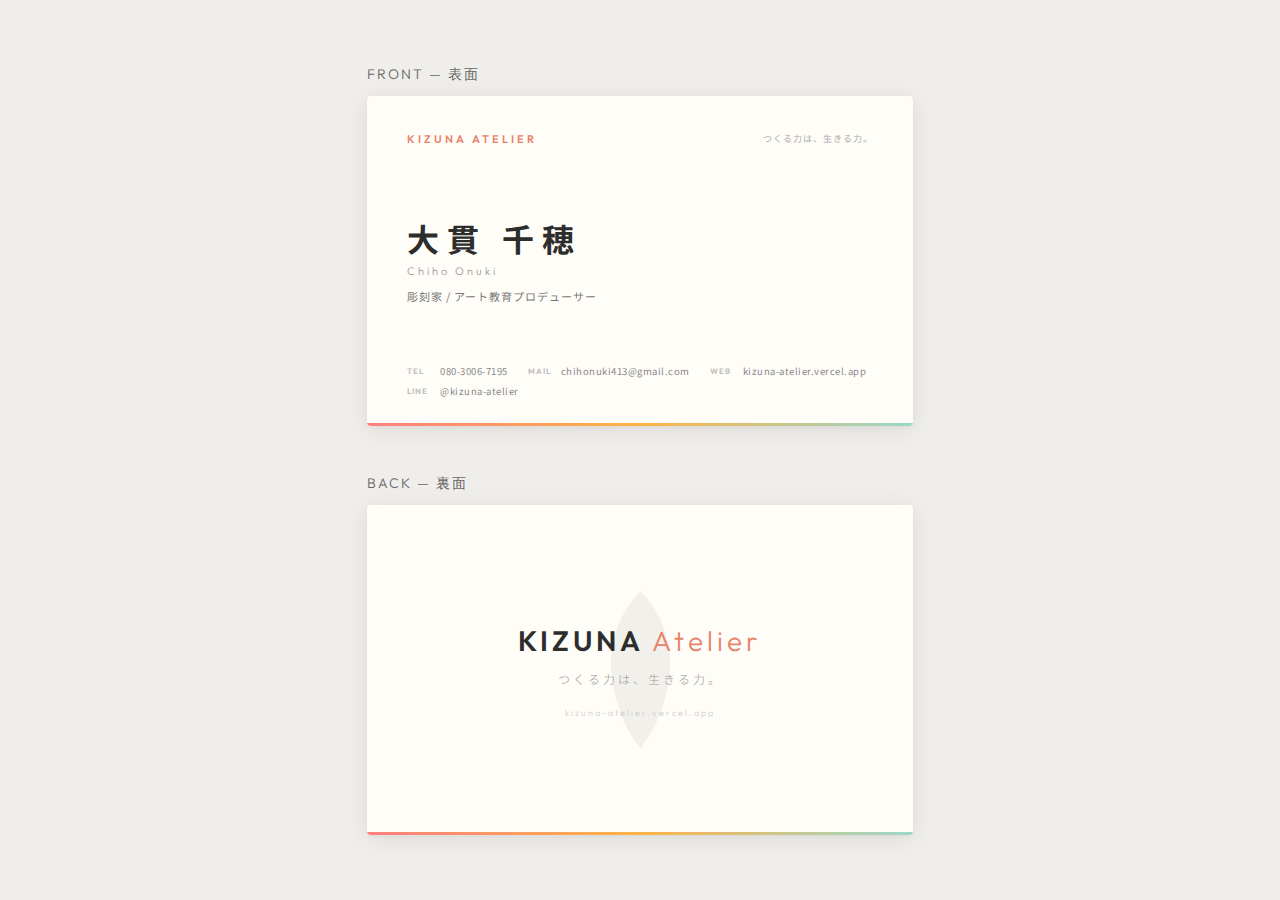
<file: card/index.html>
<!DOCTYPE html>
<html lang="ja">

<head>
    <meta charset="UTF-8">
    <meta name="viewport" content="width=device-width, initial-scale=1.0">
    <title>KIZUNA Atelier — 名刺デザイン</title>
    <link
        href="https://fonts.googleapis.com/css2?family=Noto+Sans+JP:wght@300;400;500;700&family=Outfit:wght@300;400;600;700&display=swap"
        rel="stylesheet">
    <style>
        * {
            margin: 0;
            padding: 0;
            box-sizing: border-box;
        }

        body {
            background: #f0eeeb;
            display: flex;
            flex-direction: column;
            align-items: center;
            justify-content: center;
            min-height: 100vh;
            gap: 48px;
            padding: 40px;
            font-family: 'Noto Sans JP', sans-serif;
        }

        h2 {
            font-family: 'Outfit', sans-serif;
            font-weight: 300;
            color: #666;
            font-size: 14px;
            letter-spacing: 2px;
            text-transform: uppercase;
        }

        .card {
            width: 546px;
            /* 91mm * 6px/mm */
            height: 330px;
            /* 55mm * 6px/mm */
            background: #FFFDF8;
            border-radius: 4px;
            box-shadow: 0 4px 24px rgba(0, 0, 0, 0.08), 0 1px 4px rgba(0, 0, 0, 0.04);
            position: relative;
            overflow: hidden;
        }

        /* === FRONT === */
        .card--front {
            display: flex;
            padding: 36px 40px 28px;
            flex-direction: column;
            justify-content: space-between;
        }

        .card--front::after {
            content: '';
            position: absolute;
            bottom: 0;
            left: 0;
            right: 0;
            height: 3px;
            background: linear-gradient(90deg, #FF7F7F, #FFB347, #98D8C8);
        }

        .front-top {
            display: flex;
            justify-content: space-between;
            align-items: flex-start;
        }

        .front-brand {
            font-family: 'Outfit', sans-serif;
            font-weight: 600;
            font-size: 11px;
            letter-spacing: 3px;
            color: #E8836B;
            text-transform: uppercase;
        }

        .front-tagline {
            font-size: 9px;
            color: #aaa;
            letter-spacing: 1px;
        }

        .front-main {
            margin-top: 12px;
        }

        .front-name-jp {
            font-size: 32px;
            font-weight: 700;
            color: #2d2d2d;
            letter-spacing: 8px;
            line-height: 1.3;
        }

        .front-name-en {
            font-family: 'Outfit', sans-serif;
            font-size: 11px;
            font-weight: 300;
            color: #999;
            letter-spacing: 3px;
            margin-top: 4px;
        }

        .front-title {
            font-size: 11px;
            font-weight: 400;
            color: #777;
            margin-top: 10px;
            letter-spacing: 1px;
        }

        .front-contact {
            display: flex;
            flex-wrap: wrap;
            gap: 6px 20px;
            font-size: 9.5px;
            color: #888;
            letter-spacing: 0.5px;
        }

        .front-contact span {
            display: flex;
            align-items: center;
            gap: 5px;
        }

        .front-contact .label {
            font-family: 'Outfit', sans-serif;
            font-weight: 600;
            font-size: 8px;
            color: #bbb;
            text-transform: uppercase;
            letter-spacing: 1px;
            min-width: 28px;
        }

        /* === BACK === */
        .card--back {
            display: flex;
            flex-direction: column;
            align-items: center;
            justify-content: center;
            text-align: center;
        }

        .card--back::after {
            content: '';
            position: absolute;
            bottom: 0;
            left: 0;
            right: 0;
            height: 3px;
            background: linear-gradient(90deg, #FF7F7F, #FFB347, #98D8C8);
        }

        .back-sculpture {
            position: absolute;
            width: 120px;
            height: 180px;
            opacity: 0.06;
            top: 50%;
            left: 50%;
            transform: translate(-50%, -50%);
            background: url('data:image/svg+xml,<svg xmlns="http://www.w3.org/2000/svg" viewBox="0 0 100 160"><path d="M50 10 C30 30 20 60 25 90 C28 110 35 130 50 150 C65 130 72 110 75 90 C80 60 70 30 50 10Z" fill="%23333"/></svg>') center/contain no-repeat;
        }

        .back-brand {
            font-family: 'Outfit', sans-serif;
            font-weight: 600;
            font-size: 28px;
            color: #2d2d2d;
            letter-spacing: 4px;
            position: relative;
            z-index: 1;
        }

        .back-brand span {
            font-weight: 300;
            color: #E8836B;
        }

        .back-tagline {
            font-size: 12px;
            font-weight: 300;
            color: #999;
            margin-top: 12px;
            letter-spacing: 3px;
            position: relative;
            z-index: 1;
        }

        .back-url {
            font-family: 'Outfit', sans-serif;
            font-size: 9px;
            font-weight: 300;
            color: #ccc;
            margin-top: 20px;
            letter-spacing: 2px;
            position: relative;
            z-index: 1;
        }

        @media print {
            body {
                background: white;
                gap: 20mm;
            }

            .card {
                box-shadow: none;
                border: 0.5px solid #eee;
            }

            h2 {
                display: none;
            }
        }
    </style>
</head>

<body>

    <div>
        <h2 style="margin-bottom: 12px;">Front — 表面</h2>
        <div class="card card--front">
            <div class="front-top">
                <div>
                    <div class="front-brand">KIZUNA Atelier</div>
                </div>
                <div class="front-tagline">つくる力は、生きる力。</div>
            </div>
            <div class="front-main">
                <div class="front-name-jp">大貫 千穂</div>
                <div class="front-name-en">Chiho Onuki</div>
                <div class="front-title">彫刻家 / アート教育プロデューサー</div>
            </div>
            <div class="front-contact">
                <span><span class="label">Tel</span> 080-3006-7195</span>
                <span><span class="label">Mail</span> chihonuki413@gmail.com</span>
                <span><span class="label">Web</span> kizuna-atelier.vercel.app</span>
                <span><span class="label">LINE</span> @kizuna-atelier</span>
            </div>
        </div>
    </div>

    <div>
        <h2 style="margin-bottom: 12px;">Back — 裏面</h2>
        <div class="card card--back">
            <div class="back-sculpture"></div>
            <div class="back-brand">KIZUNA <span>Atelier</span></div>
            <div class="back-tagline">つくる力は、生きる力。</div>
            <div class="back-url">kizuna-atelier.vercel.app</div>
        </div>
    </div>

</body>

</html>
</file>
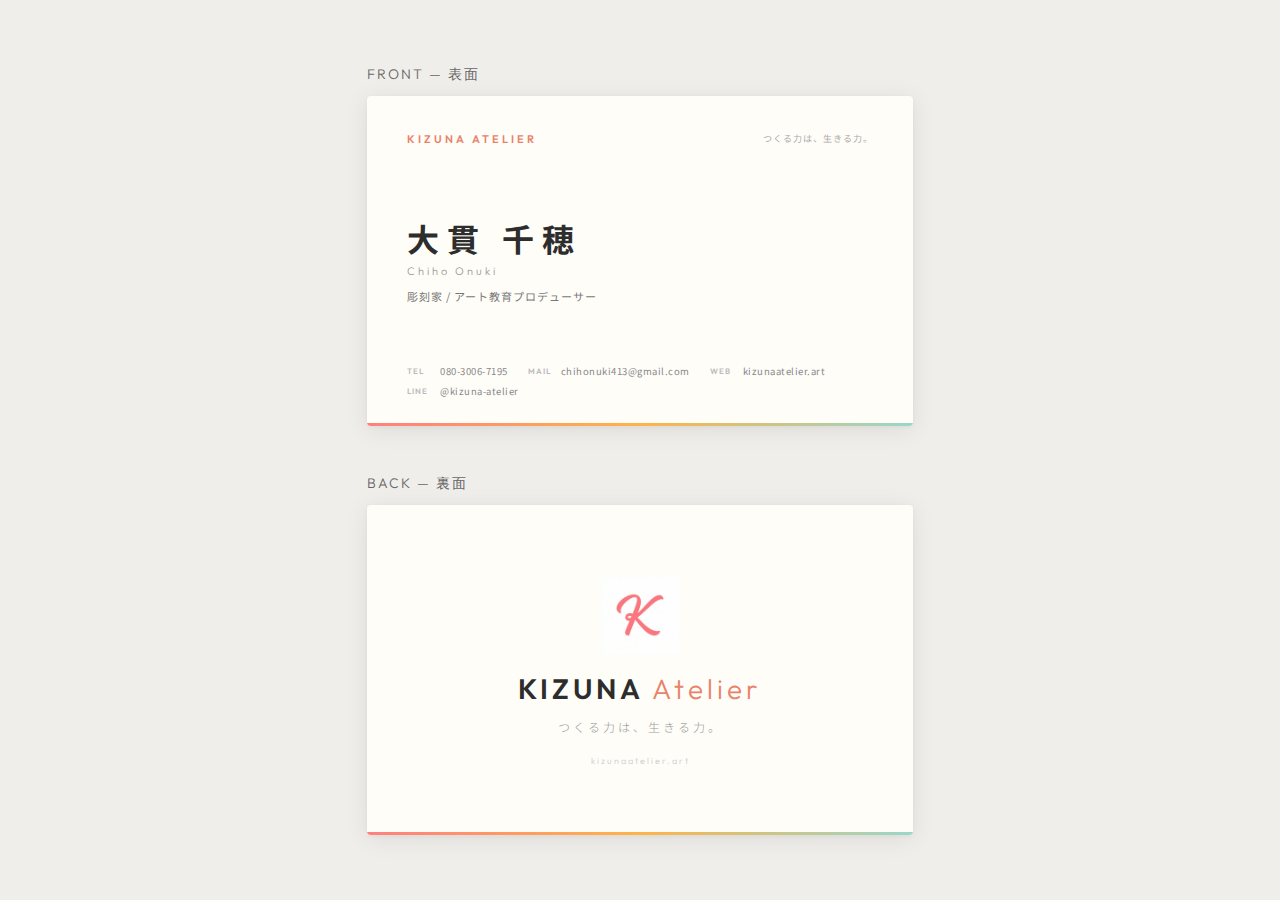
<file: card.html>
<!DOCTYPE html>
<html lang="ja">

<head>
    <meta charset="UTF-8">
    <meta name="viewport" content="width=device-width, initial-scale=1.0">
    <title>KIZUNA Atelier — 名刺デザイン</title>
    <link
        href="https://fonts.googleapis.com/css2?family=Noto+Sans+JP:wght@300;400;500;700&family=Outfit:wght@300;400;600;700&display=swap"
        rel="stylesheet">
    <style>
        * {
            margin: 0;
            padding: 0;
            box-sizing: border-box;
        }

        body {
            background: #f0eeeb;
            display: flex;
            flex-direction: column;
            align-items: center;
            justify-content: center;
            min-height: 100vh;
            gap: 48px;
            padding: 40px;
            font-family: 'Noto Sans JP', sans-serif;
        }

        h2 {
            font-family: 'Outfit', sans-serif;
            font-weight: 300;
            color: #666;
            font-size: 14px;
            letter-spacing: 2px;
            text-transform: uppercase;
        }

        .card {
            width: 546px;
            /* 91mm * 6px/mm */
            height: 330px;
            /* 55mm * 6px/mm */
            background: #FFFDF8;
            border-radius: 4px;
            box-shadow: 0 4px 24px rgba(0, 0, 0, 0.08), 0 1px 4px rgba(0, 0, 0, 0.04);
            position: relative;
            overflow: hidden;
        }

        /* === FRONT === */
        .card--front {
            display: flex;
            padding: 36px 40px 28px;
            flex-direction: column;
            justify-content: space-between;
        }

        .card--front::after {
            content: '';
            position: absolute;
            bottom: 0;
            left: 0;
            right: 0;
            height: 3px;
            background: linear-gradient(90deg, #FF7F7F, #FFB347, #98D8C8);
        }

        .front-top {
            display: flex;
            justify-content: space-between;
            align-items: flex-start;
        }

        .front-brand {
            font-family: 'Outfit', sans-serif;
            font-weight: 600;
            font-size: 11px;
            letter-spacing: 3px;
            color: #E8836B;
            text-transform: uppercase;
        }

        .front-tagline {
            font-size: 9px;
            color: #aaa;
            letter-spacing: 1px;
        }

        .front-main {
            margin-top: 12px;
        }

        .front-name-jp {
            font-size: 32px;
            font-weight: 700;
            color: #2d2d2d;
            letter-spacing: 8px;
            line-height: 1.3;
        }

        .front-name-en {
            font-family: 'Outfit', sans-serif;
            font-size: 11px;
            font-weight: 300;
            color: #999;
            letter-spacing: 3px;
            margin-top: 4px;
        }

        .front-title {
            font-size: 11px;
            font-weight: 400;
            color: #777;
            margin-top: 10px;
            letter-spacing: 1px;
        }

        .front-contact {
            display: flex;
            flex-wrap: wrap;
            gap: 6px 20px;
            font-size: 9.5px;
            color: #888;
            letter-spacing: 0.5px;
        }

        .front-contact span {
            display: flex;
            align-items: center;
            gap: 5px;
        }

        .front-contact .label {
            font-family: 'Outfit', sans-serif;
            font-weight: 600;
            font-size: 8px;
            color: #bbb;
            text-transform: uppercase;
            letter-spacing: 1px;
            min-width: 28px;
        }

        /* === BACK === */
        .card--back {
            display: flex;
            flex-direction: column;
            align-items: center;
            justify-content: center;
            text-align: center;
        }

        .card--back::after {
            content: '';
            position: absolute;
            bottom: 0;
            left: 0;
            right: 0;
            height: 3px;
            background: linear-gradient(90deg, #FF7F7F, #FFB347, #98D8C8);
        }

        .back-logo {
            width: 80px;
            height: 80px;
            object-fit: contain;
            margin-bottom: 16px;
            position: relative;
            z-index: 1;
        }

        .back-brand {
            font-family: 'Outfit', sans-serif;
            font-weight: 600;
            font-size: 28px;
            color: #2d2d2d;
            letter-spacing: 4px;
            position: relative;
            z-index: 1;
        }

        .back-brand span {
            font-weight: 300;
            color: #E8836B;
        }

        .back-tagline {
            font-size: 12px;
            font-weight: 300;
            color: #999;
            margin-top: 12px;
            letter-spacing: 3px;
            position: relative;
            z-index: 1;
        }

        .back-url {
            font-family: 'Outfit', sans-serif;
            font-size: 9px;
            font-weight: 300;
            color: #ccc;
            margin-top: 20px;
            letter-spacing: 2px;
            position: relative;
            z-index: 1;
        }

        @media print {
            body {
                background: white;
                gap: 20mm;
            }

            .card {
                box-shadow: none;
                border: 0.5px solid #eee;
            }

            h2 {
                display: none;
            }
        }
    </style>
</head>

<body>

    <div>
        <h2 style="margin-bottom: 12px;">Front — 表面</h2>
        <div class="card card--front">
            <div class="front-top">
                <div>
                    <div class="front-brand">KIZUNA Atelier</div>
                </div>
                <div class="front-tagline">つくる力は、生きる力。</div>
            </div>
            <div class="front-main">
                <div class="front-name-jp">大貫 千穂</div>
                <div class="front-name-en">Chiho Onuki</div>
                <div class="front-title">彫刻家 / アート教育プロデューサー</div>
            </div>
            <div class="front-contact">
                <span><span class="label">Tel</span> 080-3006-7195</span>
                <span><span class="label">Mail</span> chihonuki413@gmail.com</span>
                <span><span class="label">Web</span> kizunaatelier.art</span>
                <span><span class="label">LINE</span> @kizuna-atelier</span>
            </div>
        </div>
    </div>

    <div>
        <h2 style="margin-bottom: 12px;">Back — 裏面</h2>
        <div class="card card--back">
            <img src="apple-touch-icon.png" alt="KIZUNA Atelier" class="back-logo">
            <div class="back-brand">KIZUNA <span>Atelier</span></div>
            <div class="back-tagline">つくる力は、生きる力。</div>
            <div class="back-url">kizunaatelier.art</div>
        </div>
    </div>

</body>

</html>
</file>
